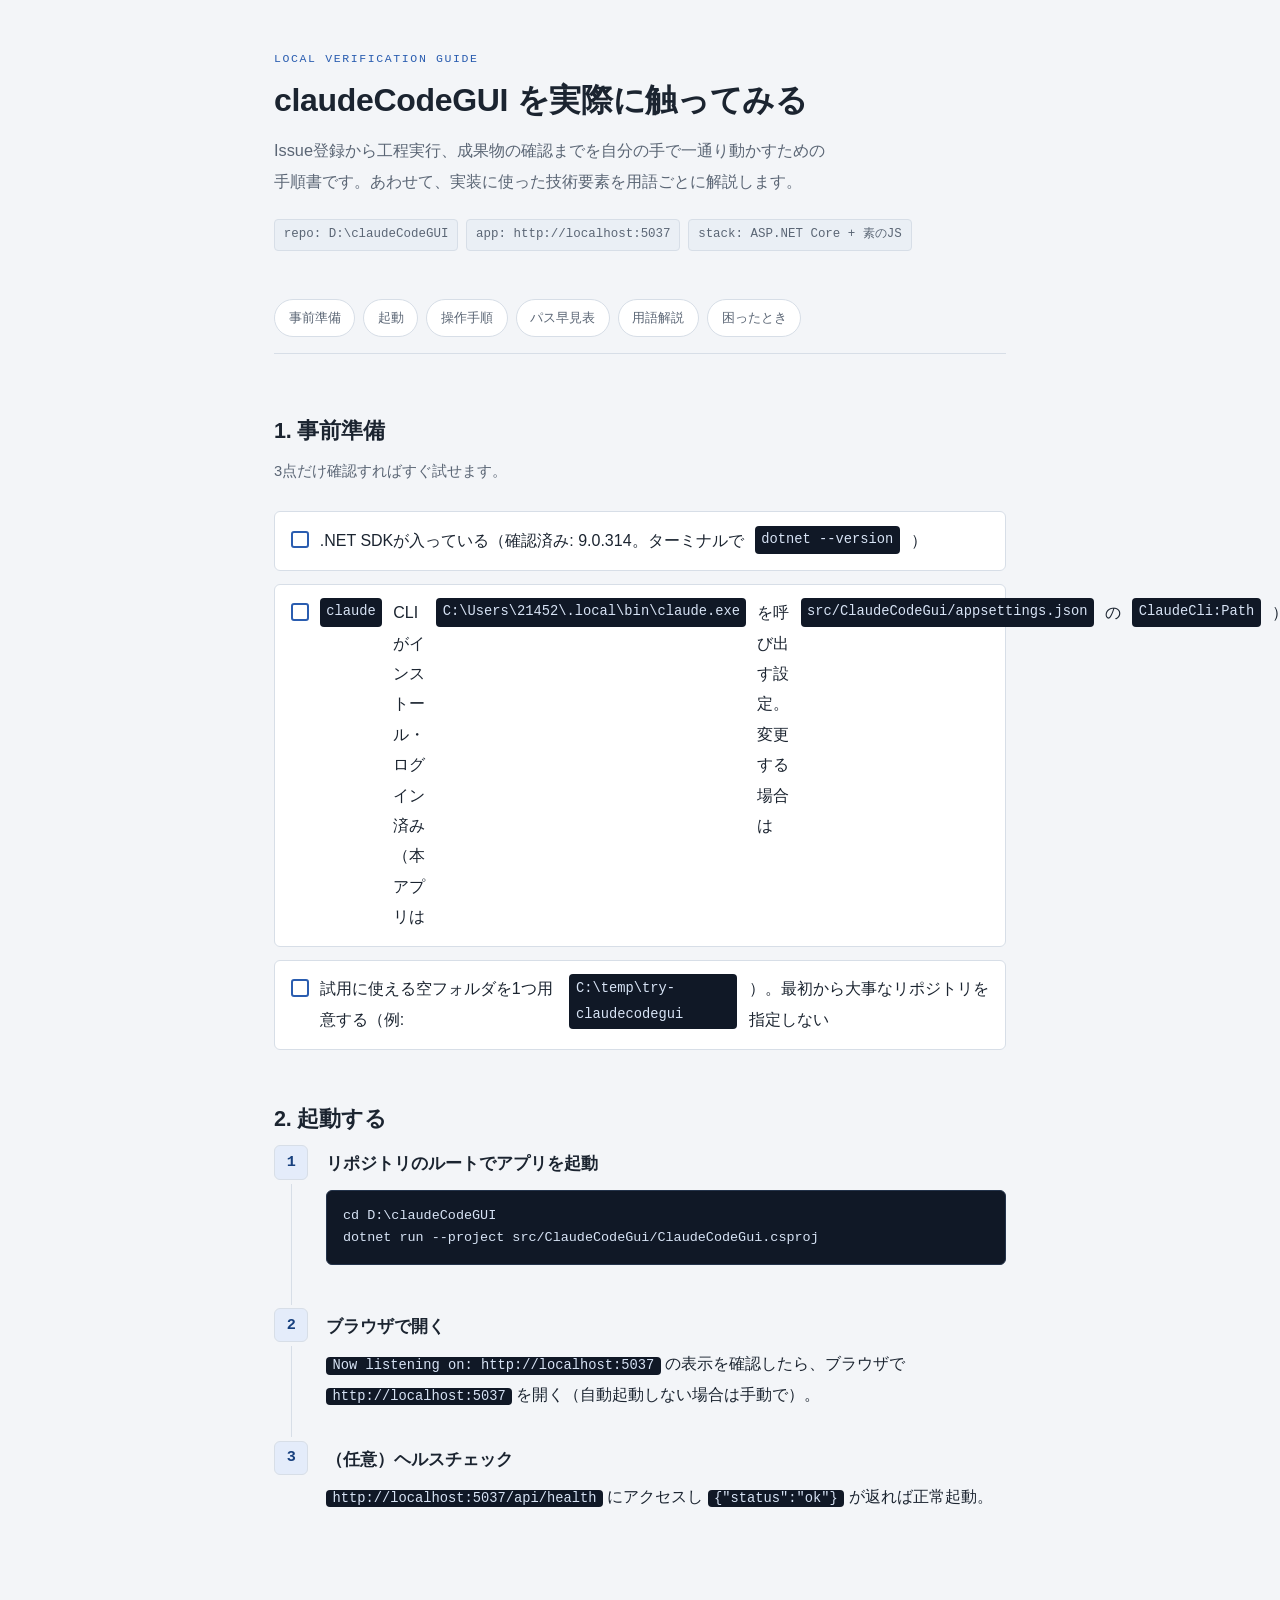
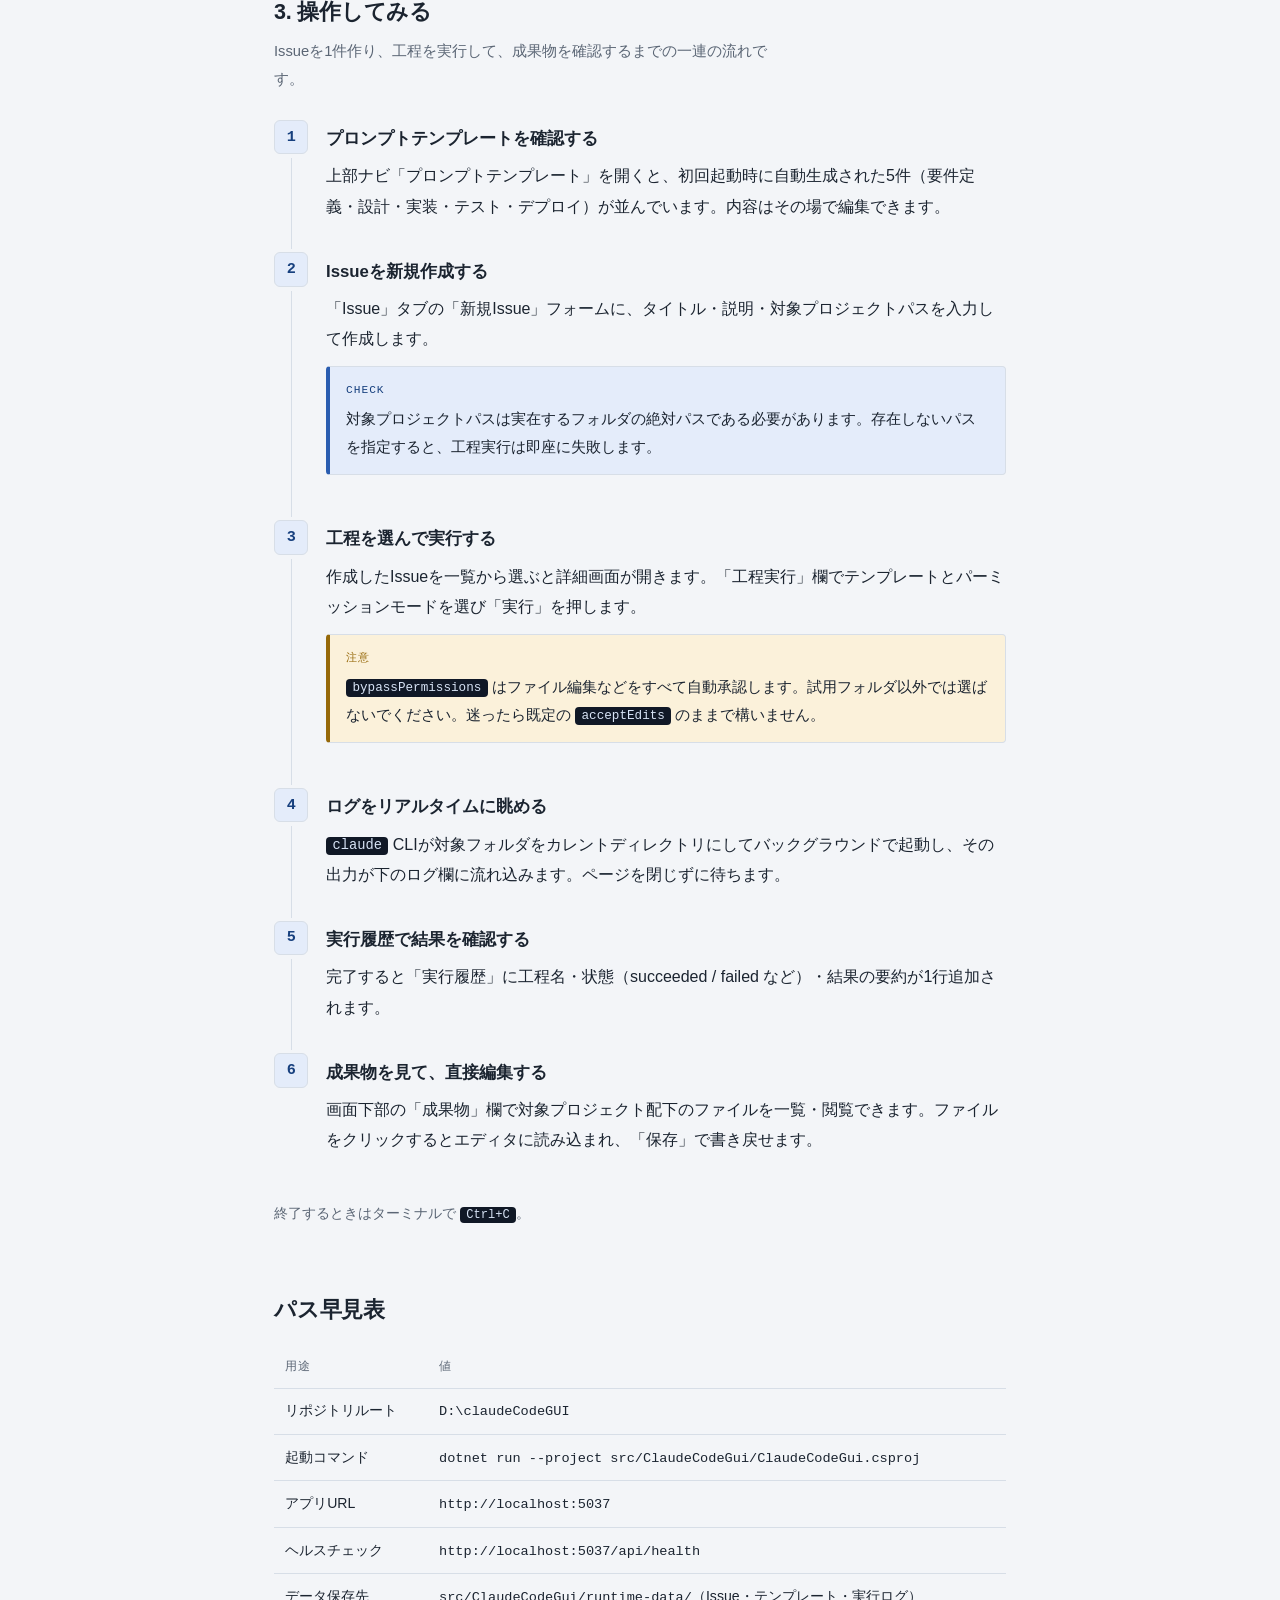
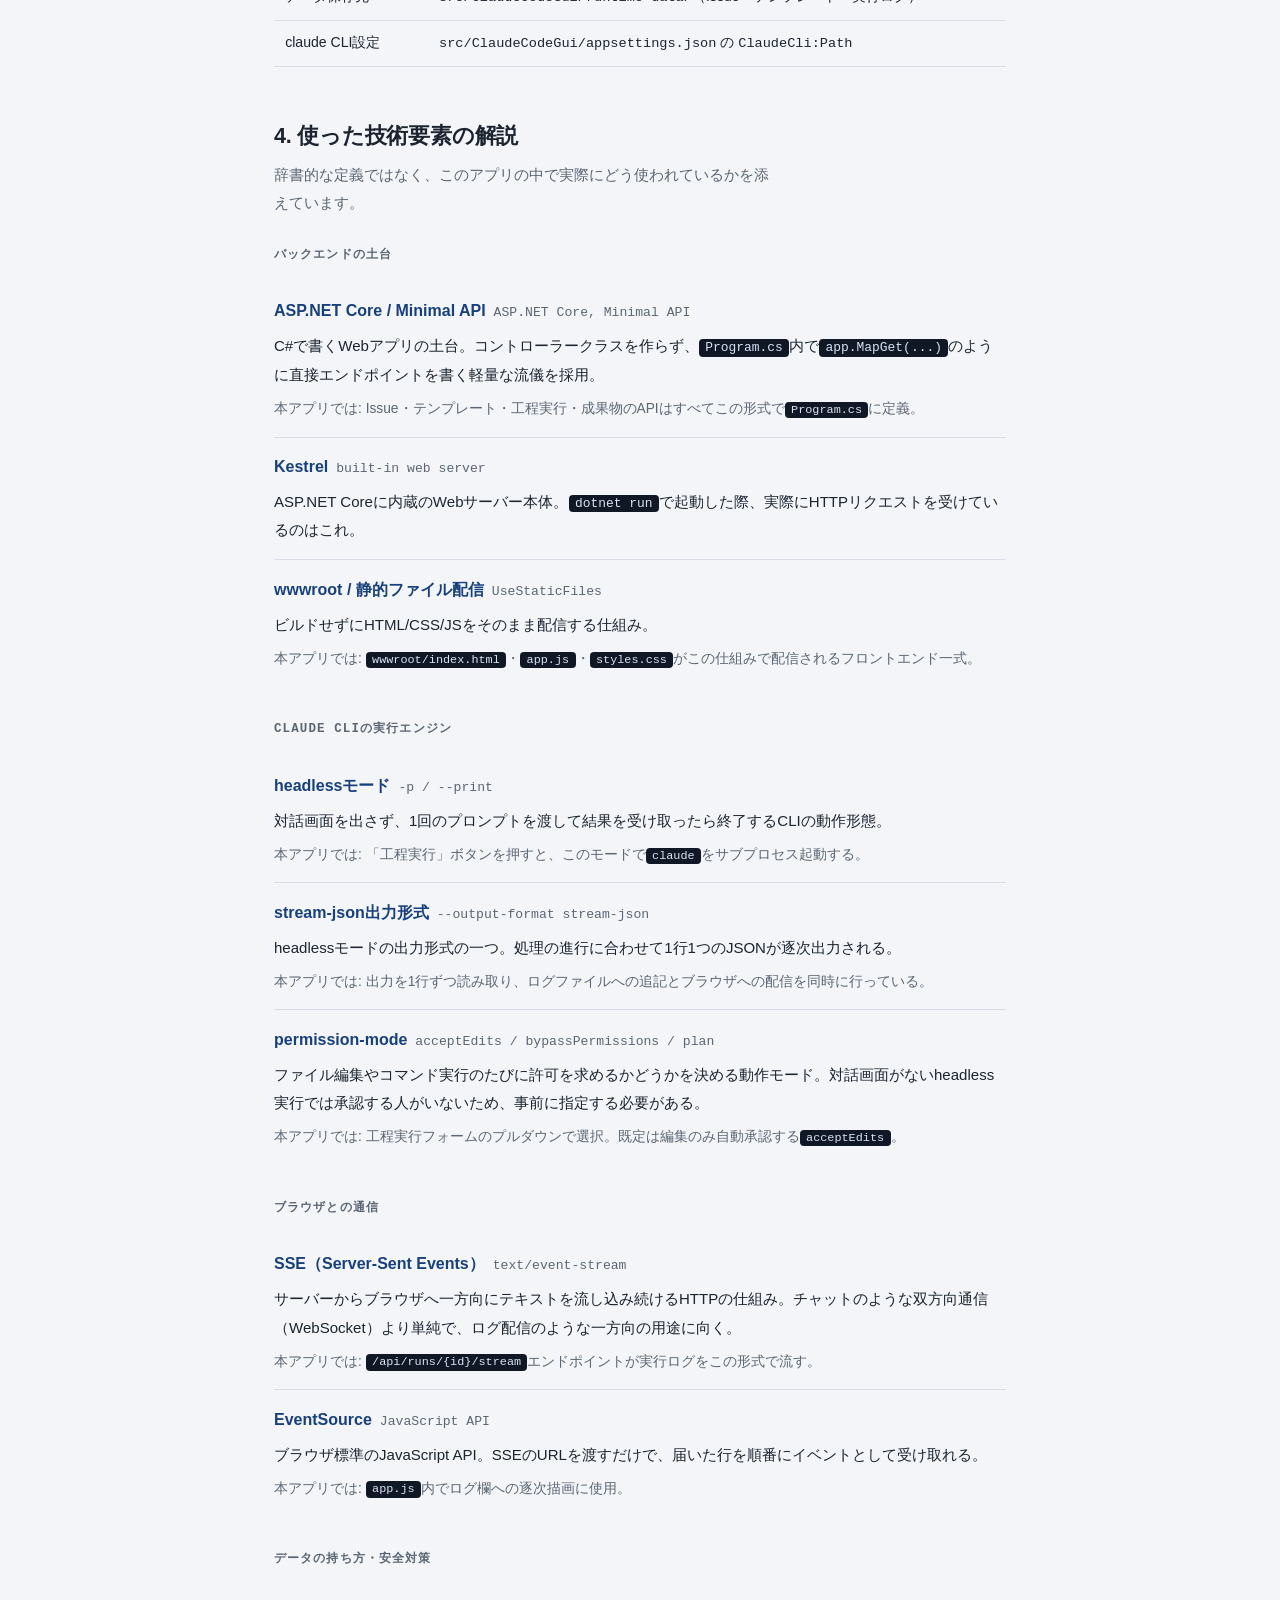
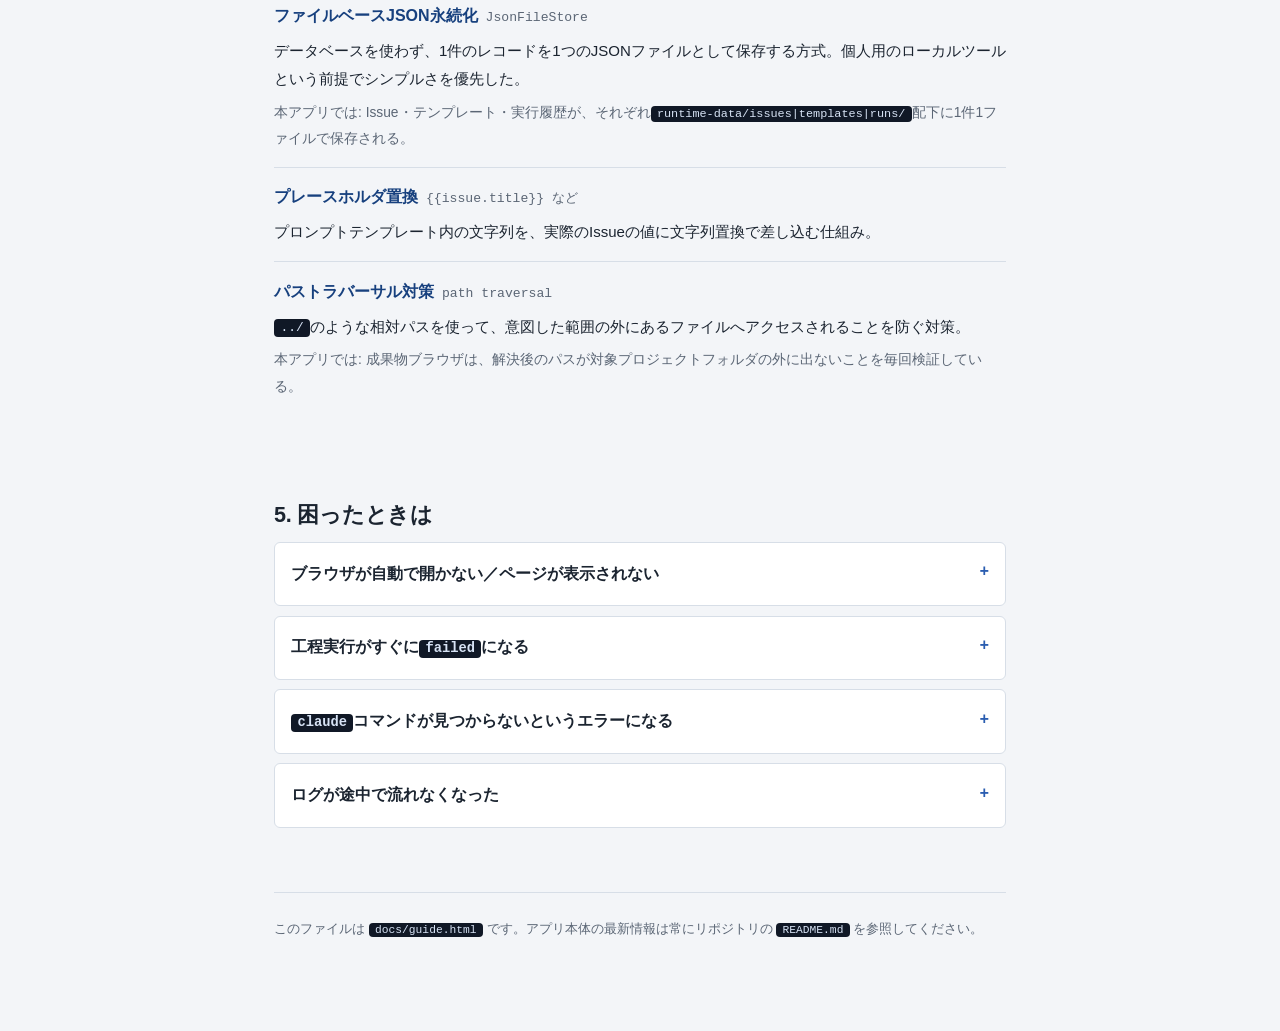
<file: docs/guide.html>
<!DOCTYPE html>
<html lang="ja">
<head>
<meta charset="utf-8" />
<meta name="viewport" content="width=device-width, initial-scale=1" />
<title>claudeCodeGUI 操作ガイド</title>
<style>
  :root {
    --bg: #f3f5f8;
    --surface: #ffffff;
    --surface-alt: #eaeff5;
    --text: #1b2430;
    --text-muted: #5b6675;
    --border: #d7dee7;
    --accent: #2a5db0;
    --accent-soft: #e4ecfa;
    --accent-strong: #17407e;
    --warn: #96690a;
    --warn-soft: #fbf1da;
    --code-bg: #101826;
    --code-text: #d7e3f5;
    --code-border: #24334a;
    --font-body: "Yu Gothic UI", "Hiragino Sans", "Noto Sans JP", "Segoe UI", sans-serif;
    --font-mono: "Cascadia Code", "Cascadia Mono", Consolas, "SFMono-Regular", monospace;
  }

  @media (prefers-color-scheme: dark) {
    :root {
      --bg: #0f1620;
      --surface: #16202c;
      --surface-alt: #1c2836;
      --text: #e4eaf2;
      --text-muted: #93a2b5;
      --border: #29394b;
      --accent: #86b1f2;
      --accent-soft: #1e2e45;
      --accent-strong: #b7d2f8;
      --warn: #e2b752;
      --warn-soft: #2e2712;
      --code-bg: #0a0f16;
      --code-text: #c9d8ed;
      --code-border: #1b2636;
    }
  }

  * { box-sizing: border-box; }

  body {
    margin: 0;
    background: var(--bg);
    color: var(--text);
    font-family: var(--font-body);
    line-height: 1.9;
    font-size: 16px;
  }

  .wrap {
    max-width: 780px;
    margin: 0 auto;
    padding: 3rem 1.5rem 6rem;
  }

  a { color: var(--accent); }
  a:focus-visible, summary:focus-visible, button:focus-visible {
    outline: 2px solid var(--accent);
    outline-offset: 2px;
  }

  .eyebrow {
    font-family: var(--font-mono);
    font-size: 0.72rem;
    letter-spacing: 0.14em;
    text-transform: uppercase;
    color: var(--accent);
    margin: 0 0 0.6rem;
  }
  h1 {
    font-size: 2rem;
    line-height: 1.35;
    margin: 0 0 0.75rem;
    text-wrap: balance;
    letter-spacing: -0.01em;
  }
  .dek {
    color: var(--text-muted);
    font-size: 1.02rem;
    max-width: 62ch;
    margin: 0 0 1.4rem;
  }
  .meta-row { display: flex; flex-wrap: wrap; gap: 0.5rem; }
  .meta-chip {
    font-family: var(--font-mono);
    font-size: 0.78rem;
    color: var(--text-muted);
    background: var(--surface-alt);
    border: 1px solid var(--border);
    border-radius: 4px;
    padding: 0.2rem 0.55rem;
  }

  nav.toc {
    position: sticky;
    top: 0;
    z-index: 5;
    background: var(--bg);
    padding: 1rem 0;
    margin: 2rem 0 0.5rem;
    border-bottom: 1px solid var(--border);
    display: flex;
    gap: 0.5rem;
    overflow-x: auto;
  }
  nav.toc a {
    flex: 0 0 auto;
    font-size: 0.82rem;
    text-decoration: none;
    color: var(--text-muted);
    background: var(--surface);
    border: 1px solid var(--border);
    border-radius: 999px;
    padding: 0.35rem 0.85rem;
    white-space: nowrap;
  }
  nav.toc a:hover { color: var(--accent); border-color: var(--accent); }

  section { padding-top: 3rem; scroll-margin-top: 4.5rem; }
  section > h2 { font-size: 1.35rem; margin: 0 0 0.4rem; letter-spacing: -0.01em; }
  section > .section-note { color: var(--text-muted); font-size: 0.92rem; margin: 0 0 1.6rem; max-width: 62ch; }

  ul.checklist { list-style: none; margin: 0; padding: 0; display: flex; flex-direction: column; gap: 0.8rem; }
  ul.checklist li {
    display: flex;
    gap: 0.7rem;
    align-items: flex-start;
    padding: 0.85rem 1rem;
    background: var(--surface);
    border: 1px solid var(--border);
    border-radius: 6px;
  }
  ul.checklist li::before {
    content: "";
    flex: 0 0 auto;
    width: 0.85rem;
    height: 0.85rem;
    margin-top: 0.3rem;
    border: 2px solid var(--accent);
    border-radius: 3px;
  }

  ol.steps { list-style: none; counter-reset: step; margin: 0; padding: 0; display: flex; flex-direction: column; }
  ol.steps li { counter-increment: step; display: flex; gap: 1.1rem; padding-bottom: 1.9rem; position: relative; }
  ol.steps li::after {
    content: "";
    position: absolute;
    left: 1.05rem;
    top: 2.4rem;
    bottom: 0.2rem;
    width: 1px;
    background: var(--border);
  }
  ol.steps li:last-child::after { display: none; }
  .step-num {
    flex: 0 0 auto;
    width: 2.15rem;
    height: 2.15rem;
    border-radius: 6px;
    background: var(--accent-soft);
    color: var(--accent-strong);
    border: 1px solid var(--border);
    font-family: var(--font-mono);
    font-weight: 600;
    display: flex;
    align-items: center;
    justify-content: center;
    font-size: 0.95rem;
  }
  .step-num::before { content: counter(step); }
  .step-body { flex: 1; min-width: 0; padding-top: 0.2rem; }
  .step-body h3 { margin: 0 0 0.4rem; font-size: 1.05rem; }
  .step-body p { margin: 0 0 0.6rem; }
  .step-body p:last-child { margin-bottom: 0; }

  pre.term-block, code.inline { background: var(--code-bg); color: var(--code-text); font-family: var(--font-mono); }
  pre.term-block {
    border: 1px solid var(--code-border);
    border-radius: 6px;
    padding: 0.85rem 1rem;
    font-size: 0.84rem;
    line-height: 1.7;
    overflow-x: auto;
    margin: 0.6rem 0 0.8rem;
  }
  code.inline { border-radius: 4px; padding: 0.08rem 0.4rem; font-size: 0.86em; }

  .callout {
    border: 1px solid var(--border);
    border-left: 4px solid var(--accent);
    background: var(--accent-soft);
    border-radius: 4px;
    padding: 0.8rem 1rem;
    margin: 0.7rem 0 0.9rem;
    display: flex;
    flex-direction: column;
    gap: 0.3rem;
  }
  .callout .label {
    font-family: var(--font-mono);
    font-size: 0.7rem;
    letter-spacing: 0.09em;
    text-transform: uppercase;
    color: var(--accent-strong);
  }
  .callout p { margin: 0; font-size: 0.92rem; }
  .callout.warn { border-left-color: var(--warn); background: var(--warn-soft); }
  .callout.warn .label { color: var(--warn); }

  .path-table { width: 100%; overflow-x: auto; margin-top: 1rem; }
  table { width: 100%; border-collapse: collapse; font-size: 0.88rem; }
  th, td { text-align: left; padding: 0.55rem 0.7rem; border-bottom: 1px solid var(--border); vertical-align: top; }
  th { color: var(--text-muted); font-weight: 500; font-size: 0.78rem; text-transform: uppercase; letter-spacing: 0.04em; }
  td code { font-family: var(--font-mono); font-size: 0.85rem; }

  .glossary-group { margin-bottom: 2rem; }
  .glossary-group h3 {
    font-size: 0.78rem;
    letter-spacing: 0.09em;
    text-transform: uppercase;
    color: var(--text-muted);
    margin: 0 0 0.9rem;
    font-family: var(--font-mono);
  }
  dl.glossary { margin: 0; }
  .term { padding: 0.9rem 0; border-bottom: 1px solid var(--border); }
  .term:last-child { border-bottom: none; }
  .term dt {
    font-weight: 600;
    color: var(--accent-strong);
    margin-bottom: 0.35rem;
    display: flex;
    align-items: baseline;
    gap: 0.5rem;
    flex-wrap: wrap;
  }
  .term dt .en { font-family: var(--font-mono); font-weight: 400; font-size: 0.82rem; color: var(--text-muted); }
  .term dd { margin: 0; color: var(--text); font-size: 0.94rem; }
  .term dd .used-here { display: block; margin-top: 0.4rem; font-size: 0.86rem; color: var(--text-muted); }
  .term dd .used-here::before { content: "本アプリでは: "; color: var(--text-muted); }

  details.faq {
    border: 1px solid var(--border);
    border-radius: 6px;
    background: var(--surface);
    padding: 0.2rem 1rem;
    margin-bottom: 0.6rem;
  }
  details.faq summary { cursor: pointer; padding: 0.8rem 1.6rem 0.8rem 0; font-weight: 600; list-style: none; position: relative; }
  details.faq summary::-webkit-details-marker { display: none; }
  details.faq summary::after {
    content: "+";
    position: absolute;
    right: 0;
    top: 0.7rem;
    color: var(--accent);
    font-family: var(--font-mono);
  }
  details.faq[open] summary::after { content: "\2212"; }
  details.faq .faq-a { padding: 0 0 1rem; color: var(--text-muted); font-size: 0.93rem; }
  details.faq .faq-a code.inline { color: var(--code-text); }

  footer { margin-top: 4rem; padding-top: 1.5rem; border-top: 1px solid var(--border); color: var(--text-muted); font-size: 0.82rem; }
</style>
</head>
<body>
<div class="wrap">
  <header>
    <p class="eyebrow">Local Verification Guide</p>
    <h1>claudeCodeGUI を実際に触ってみる</h1>
    <p class="dek">Issue登録から工程実行、成果物の確認までを自分の手で一通り動かすための手順書です。あわせて、実装に使った技術要素を用語ごとに解説します。</p>
    <div class="meta-row">
      <span class="meta-chip">repo: D:\claudeCodeGUI</span>
      <span class="meta-chip">app: http://localhost:5037</span>
      <span class="meta-chip">stack: ASP.NET Core + 素のJS</span>
    </div>
  </header>

  <nav class="toc">
    <a href="#prereq">事前準備</a>
    <a href="#startup">起動</a>
    <a href="#handson">操作手順</a>
    <a href="#paths">パス早見表</a>
    <a href="#glossary">用語解説</a>
    <a href="#faq">困ったとき</a>
  </nav>

  <section id="prereq">
    <h2>1. 事前準備</h2>
    <p class="section-note">3点だけ確認すればすぐ試せます。</p>
    <ul class="checklist">
      <li>.NET SDKが入っている（確認済み: 9.0.314。ターミナルで <code class="inline">dotnet --version</code>）</li>
      <li><code class="inline">claude</code> CLIがインストール・ログイン済み（本アプリは <code class="inline">C:\Users\21452\.local\bin\claude.exe</code> を呼び出す設定。変更する場合は <code class="inline">src/ClaudeCodeGui/appsettings.json</code> の <code class="inline">ClaudeCli:Path</code>）</li>
      <li>試用に使える空フォルダを1つ用意する（例: <code class="inline">C:\temp\try-claudecodegui</code>）。最初から大事なリポジトリを指定しない</li>
    </ul>
  </section>

  <section id="startup">
    <h2>2. 起動する</h2>
    <ol class="steps">
      <li>
        <span class="step-num"></span>
        <div class="step-body">
          <h3>リポジトリのルートでアプリを起動</h3>
          <pre class="term-block">cd D:\claudeCodeGUI
dotnet run --project src/ClaudeCodeGui/ClaudeCodeGui.csproj</pre>
        </div>
      </li>
      <li>
        <span class="step-num"></span>
        <div class="step-body">
          <h3>ブラウザで開く</h3>
          <p><code class="inline">Now listening on: http://localhost:5037</code> の表示を確認したら、ブラウザで <code class="inline">http://localhost:5037</code> を開く（自動起動しない場合は手動で）。</p>
        </div>
      </li>
      <li>
        <span class="step-num"></span>
        <div class="step-body">
          <h3>（任意）ヘルスチェック</h3>
          <p><code class="inline">http://localhost:5037/api/health</code> にアクセスし <code class="inline">{"status":"ok"}</code> が返れば正常起動。</p>
        </div>
      </li>
    </ol>
  </section>

  <section id="handson">
    <h2>3. 操作してみる</h2>
    <p class="section-note">Issueを1件作り、工程を実行して、成果物を確認するまでの一連の流れです。</p>
    <ol class="steps">
      <li>
        <span class="step-num"></span>
        <div class="step-body">
          <h3>プロンプトテンプレートを確認する</h3>
          <p>上部ナビ「プロンプトテンプレート」を開くと、初回起動時に自動生成された5件（要件定義・設計・実装・テスト・デプロイ）が並んでいます。内容はその場で編集できます。</p>
        </div>
      </li>
      <li>
        <span class="step-num"></span>
        <div class="step-body">
          <h3>Issueを新規作成する</h3>
          <p>「Issue」タブの「新規Issue」フォームに、タイトル・説明・対象プロジェクトパスを入力して作成します。</p>
          <div class="callout">
            <span class="label">Check</span>
            <p>対象プロジェクトパスは実在するフォルダの絶対パスである必要があります。存在しないパスを指定すると、工程実行は即座に失敗します。</p>
          </div>
        </div>
      </li>
      <li>
        <span class="step-num"></span>
        <div class="step-body">
          <h3>工程を選んで実行する</h3>
          <p>作成したIssueを一覧から選ぶと詳細画面が開きます。「工程実行」欄でテンプレートとパーミッションモードを選び「実行」を押します。</p>
          <div class="callout warn">
            <span class="label">注意</span>
            <p><code class="inline">bypassPermissions</code> はファイル編集などをすべて自動承認します。試用フォルダ以外では選ばないでください。迷ったら既定の <code class="inline">acceptEdits</code> のままで構いません。</p>
          </div>
        </div>
      </li>
      <li>
        <span class="step-num"></span>
        <div class="step-body">
          <h3>ログをリアルタイムに眺める</h3>
          <p><code class="inline">claude</code> CLIが対象フォルダをカレントディレクトリにしてバックグラウンドで起動し、その出力が下のログ欄に流れ込みます。ページを閉じずに待ちます。</p>
        </div>
      </li>
      <li>
        <span class="step-num"></span>
        <div class="step-body">
          <h3>実行履歴で結果を確認する</h3>
          <p>完了すると「実行履歴」に工程名・状態（succeeded / failed など）・結果の要約が1行追加されます。</p>
        </div>
      </li>
      <li>
        <span class="step-num"></span>
        <div class="step-body">
          <h3>成果物を見て、直接編集する</h3>
          <p>画面下部の「成果物」欄で対象プロジェクト配下のファイルを一覧・閲覧できます。ファイルをクリックするとエディタに読み込まれ、「保存」で書き戻せます。</p>
        </div>
      </li>
    </ol>
    <p style="color:var(--text-muted); font-size:0.88rem;">終了するときはターミナルで <code class="inline">Ctrl+C</code>。</p>
  </section>

  <section id="paths">
    <h2>パス早見表</h2>
    <div class="path-table">
      <table>
        <thead><tr><th>用途</th><th>値</th></tr></thead>
        <tbody>
          <tr><td>リポジトリルート</td><td><code>D:\claudeCodeGUI</code></td></tr>
          <tr><td>起動コマンド</td><td><code>dotnet run --project src/ClaudeCodeGui/ClaudeCodeGui.csproj</code></td></tr>
          <tr><td>アプリURL</td><td><code>http://localhost:5037</code></td></tr>
          <tr><td>ヘルスチェック</td><td><code>http://localhost:5037/api/health</code></td></tr>
          <tr><td>データ保存先</td><td><code>src/ClaudeCodeGui/runtime-data/</code>（Issue・テンプレート・実行ログ）</td></tr>
          <tr><td>claude CLI設定</td><td><code>src/ClaudeCodeGui/appsettings.json</code> の <code>ClaudeCli:Path</code></td></tr>
        </tbody>
      </table>
    </div>
  </section>

  <section id="glossary">
    <h2>4. 使った技術要素の解説</h2>
    <p class="section-note">辞書的な定義ではなく、このアプリの中で実際にどう使われているかを添えています。</p>

    <div class="glossary-group">
      <h3>バックエンドの土台</h3>
      <dl class="glossary">
        <div class="term">
          <dt>ASP.NET Core / Minimal API <span class="en">ASP.NET Core, Minimal API</span></dt>
          <dd>C#で書くWebアプリの土台。コントローラークラスを作らず、<code class="inline">Program.cs</code>内で<code class="inline">app.MapGet(...)</code>のように直接エンドポイントを書く軽量な流儀を採用。
            <span class="used-here">Issue・テンプレート・工程実行・成果物のAPIはすべてこの形式で<code class="inline">Program.cs</code>に定義。</span>
          </dd>
        </div>
        <div class="term">
          <dt>Kestrel <span class="en">built-in web server</span></dt>
          <dd>ASP.NET Coreに内蔵のWebサーバー本体。<code class="inline">dotnet run</code>で起動した際、実際にHTTPリクエストを受けているのはこれ。</dd>
        </div>
        <div class="term">
          <dt>wwwroot / 静的ファイル配信 <span class="en">UseStaticFiles</span></dt>
          <dd>ビルドせずにHTML/CSS/JSをそのまま配信する仕組み。
            <span class="used-here"><code class="inline">wwwroot/index.html</code>・<code class="inline">app.js</code>・<code class="inline">styles.css</code>がこの仕組みで配信されるフロントエンド一式。</span>
          </dd>
        </div>
      </dl>
    </div>

    <div class="glossary-group">
      <h3>claude CLIの実行エンジン</h3>
      <dl class="glossary">
        <div class="term">
          <dt>headlessモード <span class="en">-p / --print</span></dt>
          <dd>対話画面を出さず、1回のプロンプトを渡して結果を受け取ったら終了するCLIの動作形態。
            <span class="used-here">「工程実行」ボタンを押すと、このモードで<code class="inline">claude</code>をサブプロセス起動する。</span>
          </dd>
        </div>
        <div class="term">
          <dt>stream-json出力形式 <span class="en">--output-format stream-json</span></dt>
          <dd>headlessモードの出力形式の一つ。処理の進行に合わせて1行1つのJSONが逐次出力される。
            <span class="used-here">出力を1行ずつ読み取り、ログファイルへの追記とブラウザへの配信を同時に行っている。</span>
          </dd>
        </div>
        <div class="term">
          <dt>permission-mode <span class="en">acceptEdits / bypassPermissions / plan</span></dt>
          <dd>ファイル編集やコマンド実行のたびに許可を求めるかどうかを決める動作モード。対話画面がないheadless実行では承認する人がいないため、事前に指定する必要がある。
            <span class="used-here">工程実行フォームのプルダウンで選択。既定は編集のみ自動承認する<code class="inline">acceptEdits</code>。</span>
          </dd>
        </div>
      </dl>
    </div>

    <div class="glossary-group">
      <h3>ブラウザとの通信</h3>
      <dl class="glossary">
        <div class="term">
          <dt>SSE（Server-Sent Events） <span class="en">text/event-stream</span></dt>
          <dd>サーバーからブラウザへ一方向にテキストを流し込み続けるHTTPの仕組み。チャットのような双方向通信（WebSocket）より単純で、ログ配信のような一方向の用途に向く。
            <span class="used-here"><code class="inline">/api/runs/{id}/stream</code>エンドポイントが実行ログをこの形式で流す。</span>
          </dd>
        </div>
        <div class="term">
          <dt>EventSource <span class="en">JavaScript API</span></dt>
          <dd>ブラウザ標準のJavaScript API。SSEのURLを渡すだけで、届いた行を順番にイベントとして受け取れる。
            <span class="used-here"><code class="inline">app.js</code>内でログ欄への逐次描画に使用。</span>
          </dd>
        </div>
      </dl>
    </div>

    <div class="glossary-group">
      <h3>データの持ち方・安全対策</h3>
      <dl class="glossary">
        <div class="term">
          <dt>ファイルベースJSON永続化 <span class="en">JsonFileStore</span></dt>
          <dd>データベースを使わず、1件のレコードを1つのJSONファイルとして保存する方式。個人用のローカルツールという前提でシンプルさを優先した。
            <span class="used-here">Issue・テンプレート・実行履歴が、それぞれ<code class="inline">runtime-data/issues|templates|runs/</code>配下に1件1ファイルで保存される。</span>
          </dd>
        </div>
        <div class="term">
          <dt>プレースホルダ置換 <span class="en">{{issue.title}} など</span></dt>
          <dd>プロンプトテンプレート内の文字列を、実際のIssueの値に文字列置換で差し込む仕組み。</dd>
        </div>
        <div class="term">
          <dt>パストラバーサル対策 <span class="en">path traversal</span></dt>
          <dd><code class="inline">../</code>のような相対パスを使って、意図した範囲の外にあるファイルへアクセスされることを防ぐ対策。
            <span class="used-here">成果物ブラウザは、解決後のパスが対象プロジェクトフォルダの外に出ないことを毎回検証している。</span>
          </dd>
        </div>
      </dl>
    </div>
  </section>

  <section id="faq">
    <h2>5. 困ったときは</h2>
    <details class="faq">
      <summary>ブラウザが自動で開かない／ページが表示されない</summary>
      <div class="faq-a">ターミナルのログでポート番号を確認し、手動でアクセスしてください。すでに同じポートで別プロセスが起動していると、起動時にエラーが表示されます。その場合は既存の<code class="inline">dotnet</code>プロセスを終了してから再実行してください。</div>
    </details>
    <details class="faq">
      <summary>工程実行がすぐに<code class="inline">failed</code>になる</summary>
      <div class="faq-a">まず対象プロジェクトパスが実在するフォルダかどうかを確認してください。存在しない場合は即座に失敗します。実行履歴の結果欄にエラーメッセージが表示されます。</div>
    </details>
    <details class="faq">
      <summary><code class="inline">claude</code>コマンドが見つからないというエラーになる</summary>
      <div class="faq-a"><code class="inline">src/ClaudeCodeGui/appsettings.json</code>の<code class="inline">ClaudeCli:Path</code>が、実際にインストールされている場所と一致しているか確認してください。</div>
    </details>
    <details class="faq">
      <summary>ログが途中で流れなくなった</summary>
      <div class="faq-a">現状のSSE実装は簡易的で、接続が切れても自動で再購読はしません。ページを再読み込みしてから工程をもう一度実行してください。</div>
    </details>
  </section>

  <footer>
    このファイルは <code class="inline">docs/guide.html</code> です。アプリ本体の最新情報は常にリポジトリの <code class="inline">README.md</code> を参照してください。
  </footer>
</div>
</body>
</html>
</file>
